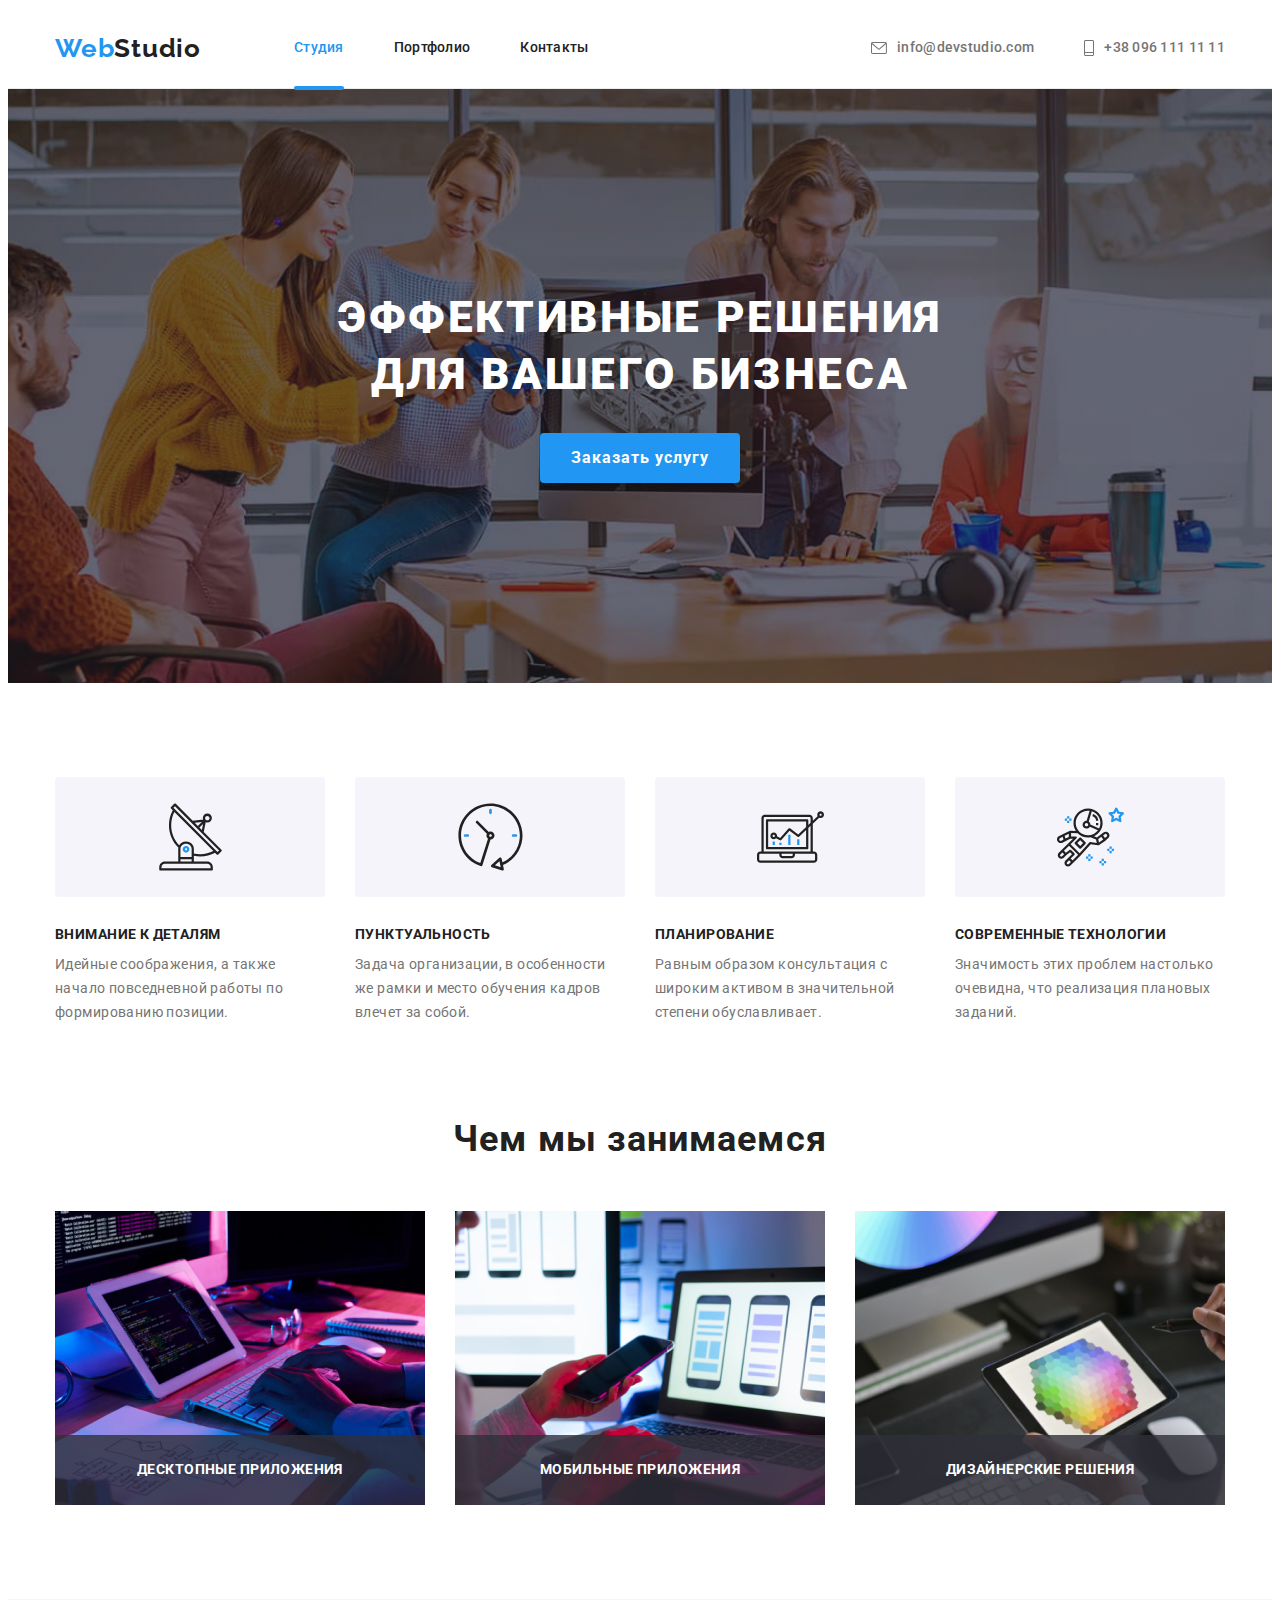
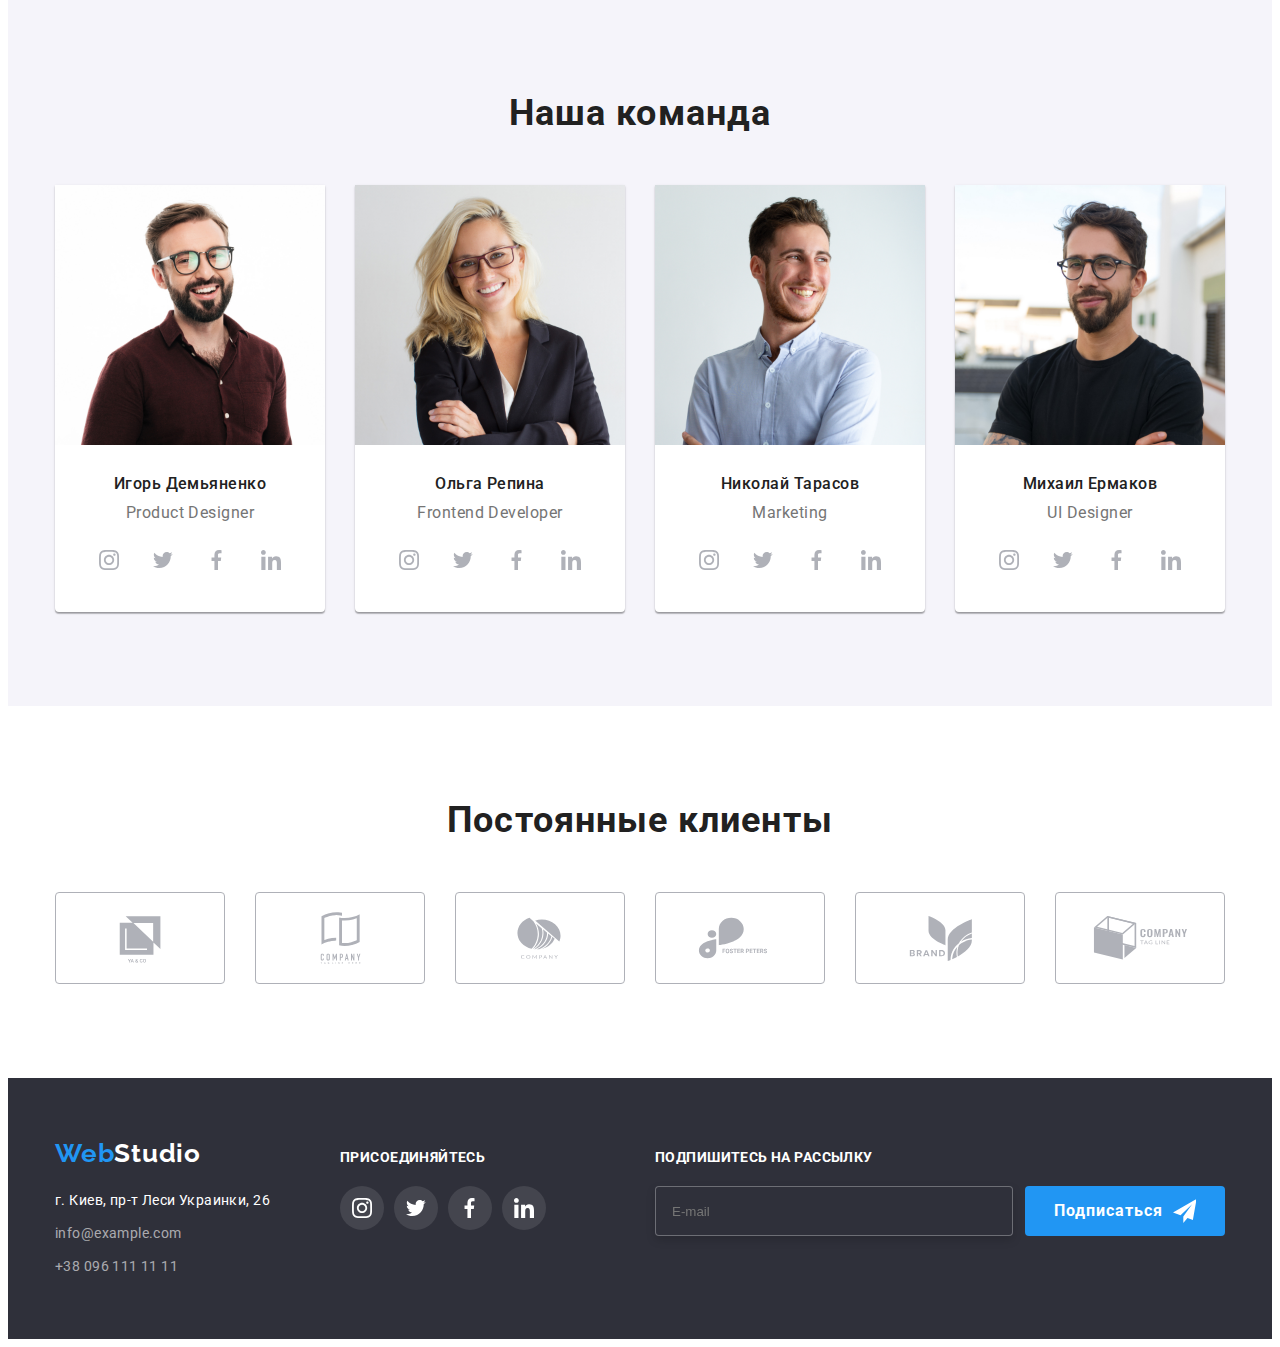
<file: index.html>
<!DOCTYPE html>
<html lang="ru">
  <head>
    <meta charset="UTF-8" />
    <meta http-equiv="X-UA-Compatible" content="IE=edge" />
    <meta name="viewport" content="width=device-width, initial-scale=1.0" />
    <title>Document</title>
    <link
      href="https://fonts.googleapis.com/css2?family=Raleway:wght@700&family=Roboto:wght@400;500;700;900&display=swap"
      rel="stylesheet"
    />
    <link
      rel="stylesheet"
      href="https://cdnjs.cloudflare.com/ajax/libs/modern-normalize/1.1.0/modern-normalize.min.css"
      integrity="sha512-wpPYUAdjBVSE4KJnH1VR1HeZfpl1ub8YT/NKx4PuQ5NmX2tKuGu6U/JRp5y+Y8XG2tV+wKQpNHVUX03MfMFn9Q=="
      crossorigin="anonymous"
      referrerpolicy="no-referrer"
    />
    <link rel="stylesheet" href="./css/styles.css" />
  </head>
  <body>
    <header class="header">
      <div class="container">
        <nav class="header-nav">
          <a class="header-logo link" href="index.html" lang="en"
            >Web<span class="logo-accent-hdr">Studio</span></a
          >
          <ul class="header-list list">
            <li class="header-item">
              <a href="./index.html" class="header-link link current">Студия</a>
            </li>
            <li class="header-item">
              <a href="./portfolio.html" class="header-link link">Портфолио</a>
            </li>
            <li class="header-item">
              <a href="#contacts" class="header-link link">Контакты</a>
            </li>
          </ul>
        </nav>

        <ul class="contacts list">
          <li class="ci">
            <a class="contacts-link link" href="mailto:info@devstudio.com">
              <svg class="contacts-link-icon" width="16" height="12">
                <use href="./images/symbol-defs.svg#icon-envelope"></use>
              </svg>
              info@devstudio.com
            </a>
          </li>
          <li class="ci">
            <a class="contacts-link link" href="tel:+380961111111">
              <svg class="contacts-link-icon" width="10" height="16">
                <use href="./images/symbol-defs.svg#icon-tel"></use>
              </svg>
              +38 096 111 11 11
            </a>
          </li>
        </ul>
      </div>
    </header>

    <main>
      <section class="hero">
        <div class="container">
          <h1 class="hero-text">Эффективные решения для вашего бизнеса</h1>
          <button data-modal-open class="hero-button pointer" type="button">
            <span class="hero-button-text">Заказать услугу</span>
          </button>
        </div>
      </section>

      <div class="backdrop is-hidden" data-modal>
        <div class="modal">
          <button type="button" class="modal-button" data-modal-close>
            <svg class="modal-button-icon" width="11" height="11">
              <use href="./images/symbol-defs.svg#icon-modalbtn"></use>
            </svg>
          </button>
          <!-- <div class="modal-box"> -->
          <p class="modal-title">Оставьте свои данные, мы вам перезвоним</p>
          <form class="modal-form">
            <div class="modal-item">
              <label for="name" class="modal-label" autofocus>Имя</label>
              <div class="input-wrap">
                <input
                  type="text"
                  class="modal-input"
                  name="user-name"
                  id="name"
                />
                <svg class="modal-icon" width="12" height="12">
                  <use href="./images/symbol-defs.svg#icon-person"></use>
                </svg>
              </div>
            </div>
            <div class="modal-item">
              <label for="tel" class="modal-label">Телефон</label>
              <div class="input-wrap">
                <input type="tel" class="modal-input" name="tel" id="tel" />
                <svg class="modal-icon" width="13" height="13">
                  <use href="./images/symbol-defs.svg#icon-phone"></use>
                </svg>
              </div>
            </div>
            <div class="modal-item">
              <label for="mail" class="modal-label">Почта</label>
              <div class="input-wrap">
                <input
                  type="email"
                  class="modal-input"
                  name="user-email"
                  id="mail"
                />
                <svg class="modal-icon" width="15" height="12">
                  <use href="./images/symbol-defs.svg#icon-email"></use>
                </svg>
              </div>
            </div>
            <div class="modal-field">
              <label for="user-text" class="modal-label">Ваш комментарий</label>
              <textarea
                name="user-text"
                id="user-text"
                class="modal-text"
                placeholder="Введите текст"
              ></textarea>
            </div>

            <label class="checkbox-text" for="policy">
              <input class="input-check" type="checkbox" id="policy" />
              <span class="icon-check"></span>
              Соглашаюсь с рассылкой и принимаю
              <a class="checkbox-link" href=""> Условия договора </a></label
            >
            <button class="main-modal-btn" type="submit">Отправить</button>
          </form>
        </div>
      </div>

      <section class="section competences">
        <div class="container">
          <ul class="competences-list list">
            <li class="comp-it">
              <div class="frame">
                <svg class="competences-icon" width="70" height="70">
                  <use href="./images/symbol-defs.svg#icon-antenna"></use>
                </svg>
              </div>
              <h2 class="top-text">Внимание к деталям</h2>
              <p class="bottom-text">
                Идейные соображения, а также начало повседневной работы по
                формированию позиции.
              </p>
            </li>
            <li class="comp-it">
              <div class="frame">
                <svg class="competences-icon" width="70" height="70">
                  <use href="./images/symbol-defs.svg#icon-clock"></use>
                </svg>
              </div>
              <h2 class="top-text">Пунктуальность</h2>
              <p class="bottom-text">
                Задача организации, в особенности же рамки и место обучения
                кадров влечет за собой.
              </p>
            </li>
            <li class="comp-it">
              <div class="frame">
                <svg class="competences-icon" width="70" height="70">
                  <use href="./images/symbol-defs.svg#icon-diagram"></use>
                </svg>
              </div>
              <h2 class="top-text">Планирование</h2>
              <p class="bottom-text">
                Равным образом консультация с широким активом в значительной
                степени обуславливает.
              </p>
            </li>
            <li class="comp-it">
              <div class="frame">
                <svg class="competences-icon" width="70" height="70">
                  <use href="./images/symbol-defs.svg#icon-astronaut"></use>
                </svg>
              </div>
              <h2 class="top-text">Современные технологии</h2>
              <p class="bottom-text">
                Значимость этих проблем настолько очевидна, что реализация
                плановых заданий.
              </p>
            </li>
          </ul>
        </div>
      </section>

      <section class="section zero work">
        <div class="container">
          <h2 class="work-title">Чем мы занимаемся</h2>
          <ul class="work-img list">
            <li class="wi">
              <img
                src="./images/img1.jpg"
                alt="Набирает на клавиатуре"
                width="370"
                height="294"
              />
              <p class="label">Десктопные приложения</p>
            </li>
            <li class="wi">
              <img
                src="./images/img2.jpg"
                alt="Держит смартфон"
                width="370"
                height="294"
              />
              <p class="label">Мобильные приложения</p>
            </li>
            <li class="wi">
              <img
                src="./images/img3.jpg"
                alt="Держит планшет"
                width="370"
                height="294"
              />
              <p class="label">Дизайнерские решения</p>
            </li>
          </ul>
        </div>
      </section>

      <section class="section bg crew">
        <div class="container">
          <h2 class="crew-title">Наша команда</h2>
          <ul class="crew-list list">
            <li class="crew-item">
              <img
                src="./images/img4.jpg"
                alt="фото Игоря Демьяненко"
                width="270"
                height="260"
              />
              <div class="img-atributes-hdr">
                <h3 class="crew-names">Игорь Демьяненко</h3>
                <p lang="en" class="crew-profession">Product Designer</p>
                <ul class="work-soc-list list">
                  <li class="work-soc-item">
                    <a href="" class="work-soc-link link">
                      <svg class="work-soc-icon" width="20" height="20">
                        <use
                          href="./images/symbol-defs.svg#icon-instagram"
                        ></use>
                      </svg>
                    </a>
                  </li>
                  <li class="work-soc-item">
                    <a href="" class="work-soc-link link">
                      <svg class="work-soc-icon" width="20" height="20">
                        <use href="./images/symbol-defs.svg#icon-twitter"></use>
                      </svg>
                    </a>
                  </li>
                  <li class="work-soc-item">
                    <a href="" class="work-soc-link link">
                      <svg class="work-soc-icon" width="20" height="20">
                        <use
                          href="./images/symbol-defs.svg#icon-facebook"
                        ></use>
                      </svg>
                    </a>
                  </li>
                  <li class="work-soc-item">
                    <a href="" class="work-soc-link link">
                      <svg class="work-soc-icon" width="20" height="20">
                        <use
                          href="./images/symbol-defs.svg#icon-linkedin"
                        ></use>
                      </svg>
                    </a>
                  </li>
                </ul>
              </div>
            </li>
            <li class="crew-item">
              <img
                src="./images/img5.jpg"
                alt="фото Ольги Репиной"
                width="270"
                height="260"
              />
              <div class="img-atributes-hdr">
                <h3 class="crew-names">Ольга Репина</h3>
                <p lang="en" class="crew-profession">Frontend Developer</p>
                <ul class="work-soc-list list">
                  <li class="work-soc-item">
                    <a href="" class="work-soc-link link">
                      <svg class="work-soc-icon" width="20" height="20">
                        <use
                          href="./images/symbol-defs.svg#icon-instagram"
                        ></use>
                      </svg>
                    </a>
                  </li>
                  <li class="work-soc-item">
                    <a href="" class="work-soc-link link">
                      <svg class="work-soc-icon" width="20" height="20">
                        <use href="./images/symbol-defs.svg#icon-twitter"></use>
                      </svg>
                    </a>
                  </li>
                  <li class="work-soc-item">
                    <a href="" class="work-soc-link link">
                      <svg class="work-soc-icon" width="20" height="20">
                        <use
                          href="./images/symbol-defs.svg#icon-facebook"
                        ></use>
                      </svg>
                    </a>
                  </li>
                  <li class="work-soc-item">
                    <a href="" class="work-soc-link link">
                      <svg class="work-soc-icon" width="20" height="20">
                        <use
                          href="./images/symbol-defs.svg#icon-linkedin"
                        ></use>
                      </svg>
                    </a>
                  </li>
                </ul>
              </div>
            </li>
            <li class="crew-item">
              <img
                src="./images/img6.jpg"
                alt="фото Николая Тарасова"
                width="270"
                height="260"
              />
              <div class="img-atributes-hdr">
                <h3 class="crew-names">Николай Тарасов</h3>
                <p lang="en" class="crew-profession">Marketing</p>
                <ul class="work-soc-list list">
                  <li class="work-soc-item">
                    <a href="" class="work-soc-link link">
                      <svg class="work-soc-icon" width="20" height="20">
                        <use
                          href="./images/symbol-defs.svg#icon-instagram"
                        ></use>
                      </svg>
                    </a>
                  </li>
                  <li class="work-soc-item">
                    <a href="" class="work-soc-link link">
                      <svg class="work-soc-icon" width="20" height="20">
                        <use href="./images/symbol-defs.svg#icon-twitter"></use>
                      </svg>
                    </a>
                  </li>
                  <li class="work-soc-item">
                    <a href="" class="work-soc-link link">
                      <svg class="work-soc-icon" width="20" height="20">
                        <use
                          href="./images/symbol-defs.svg#icon-facebook"
                        ></use>
                      </svg>
                    </a>
                  </li>
                  <li class="work-soc-item">
                    <a href="" class="work-soc-link link">
                      <svg class="work-soc-icon" width="20" height="20">
                        <use
                          href="./images/symbol-defs.svg#icon-linkedin"
                        ></use>
                      </svg>
                    </a>
                  </li>
                </ul>
              </div>
            </li>
            <li class="crew-item">
              <img
                src="./images/img7.jpg"
                alt="фото Михаила Ермакова"
                width="270"
                height="260"
              />
              <div class="img-atributes-hdr">
                <h3 class="crew-names">Михаил Ермаков</h3>
                <p lang="en" class="crew-profession">UI Designer</p>
                <ul class="work-soc-list list">
                  <li class="work-soc-item">
                    <a href="" class="work-soc-link link">
                      <svg class="work-soc-icon" width="20" height="20">
                        <use
                          href="./images/symbol-defs.svg#icon-instagram"
                        ></use>
                      </svg>
                    </a>
                  </li>
                  <li class="work-soc-item">
                    <a href="" class="work-soc-link link">
                      <svg class="work-soc-icon" width="20" height="20">
                        <use href="./images/symbol-defs.svg#icon-twitter"></use>
                      </svg>
                    </a>
                  </li>
                  <li class="work-soc-item">
                    <a href="" class="work-soc-link link">
                      <svg class="work-soc-icon" width="20" height="20">
                        <use
                          href="./images/symbol-defs.svg#icon-facebook"
                        ></use>
                      </svg>
                    </a>
                  </li>
                  <li class="work-soc-item">
                    <a href="" class="work-soc-link link">
                      <svg class="work-soc-icon" width="20" height="20">
                        <use
                          href="./images/symbol-defs.svg#icon-linkedin"
                        ></use>
                      </svg>
                    </a>
                  </li>
                </ul>
              </div>
            </li>
          </ul>
        </div>
      </section>

      <section class="section partners">
        <div class="container">
          <h2 class="partners-title">Постоянные клиенты</h2>
          <ul class="partners-list list">
            <li class="partners-item">
              <a href="" class="partners-link link">
                <svg class="partners-icon" width="106" height="60">
                  <use href="./images/symbol-defs.svg#icon-Logo1"></use>
                </svg>
              </a>
            </li>
            <li class="partners-item">
              <a href="" class="partners-link link">
                <svg class="partners-icon" width="106" height="60">
                  <use href="./images/symbol-defs.svg#icon-Logo2"></use>
                </svg>
              </a>
            </li>
            <li class="partners-item">
              <a href="" class="partners-link link">
                <svg class="partners-icon" width="106" height="60">
                  <use href="./images/symbol-defs.svg#icon-Logo3"></use>
                </svg>
              </a>
            </li>
            <li class="partners-item">
              <a href="" class="partners-link link">
                <svg class="partners-icon" width="106" height="60">
                  <use href="./images/symbol-defs.svg#icon-Logo4"></use>
                </svg>
              </a>
            </li>
            <li class="partners-item">
              <a href="" class="partners-link link">
                <svg class="partners-icon" width="106" height="60">
                  <use href="./images/symbol-defs.svg#icon-Logo5"></use>
                </svg>
              </a>
            </li>
            <li class="partners-item">
              <a href="" class="partners-link link">
                <svg class="partners-icon" width="106" height="60">
                  <use href="./images/symbol-defs.svg#icon-Logo6"></use>
                </svg>
              </a>
            </li>
          </ul>
        </div>
      </section>
    </main>

    <footer class="footer">
      <div class="container">
        <section class="footer-main footer-item">
          <a class="footer-logo link" href="index.html" lang="en"
            >Web<span class="logo-accent">Studio</span></a
          >
          <address>
            <ul class="list">
              <li class="footer-info">
                <a
                  class="map-link link"
                  href="https://bit.ly/3pXMvUd"
                  target="_blank"
                  rel="noopener noreferrer"
                  >г. Киев, пр-т Леси Украинки, 26</a
                >
              </li>
              <li class="footer-info">
                <a class="footer-contacts link" href="mailto:info@devstudio.com"
                  >info@example.com</a
                >
              </li>
              <li>
                <a class="footer-contacts link" href="tel:+380961111111"
                  >+38 096 111 11 11</a
                >
              </li>
            </ul>
          </address>
        </section>
        <div class="footer-soc">
          <p class="soc-title">ПРИСОЕДИНЯЙТЕСЬ</p>
          <ul class="footer-soc-list list">
            <li class="footer-soc-item">
              <a href="" class="footer-soc-link link">
                <svg class="footer-soc-icon" width="20" height="20">
                  <use href="./images/symbol-defs.svg#icon-instagram"></use>
                </svg>
              </a>
            </li>
            <li class="footer-soc-item">
              <a href="" class="footer-soc-link link">
                <svg class="footer-soc-icon" width="20" height="20">
                  <use href="./images/symbol-defs.svg#icon-twitter"></use>
                </svg>
              </a>
            </li>
            <li class="footer-soc-item">
              <a href="" class="footer-soc-link link">
                <svg class="footer-soc-icon" width="20" height="20">
                  <use href="./images/symbol-defs.svg#icon-facebook"></use>
                </svg>
              </a>
            </li>
            <li class="footer-soc-item">
              <a href="" class="footer-soc-link link">
                <svg class="footer-soc-icon" width="20" height="20">
                  <use href="./images/symbol-defs.svg#icon-linkedin"></use>
                </svg>
              </a>
            </li>
          </ul>
        </div>
        <div class="foter-form">
          <p class="form-title">ПОДПИШИТЕСЬ НА РАССЫЛКУ</p>
          <form class="form-input">
            <input type="email" class="form-email" placeholder="E-mail" />
            <button type="submit" class="form-btn">Подписаться</button>
          </form>
        </div>
      </div>
    </footer>

    <script src="./js/modal.js"></script>
  </body>
</html>
</file>
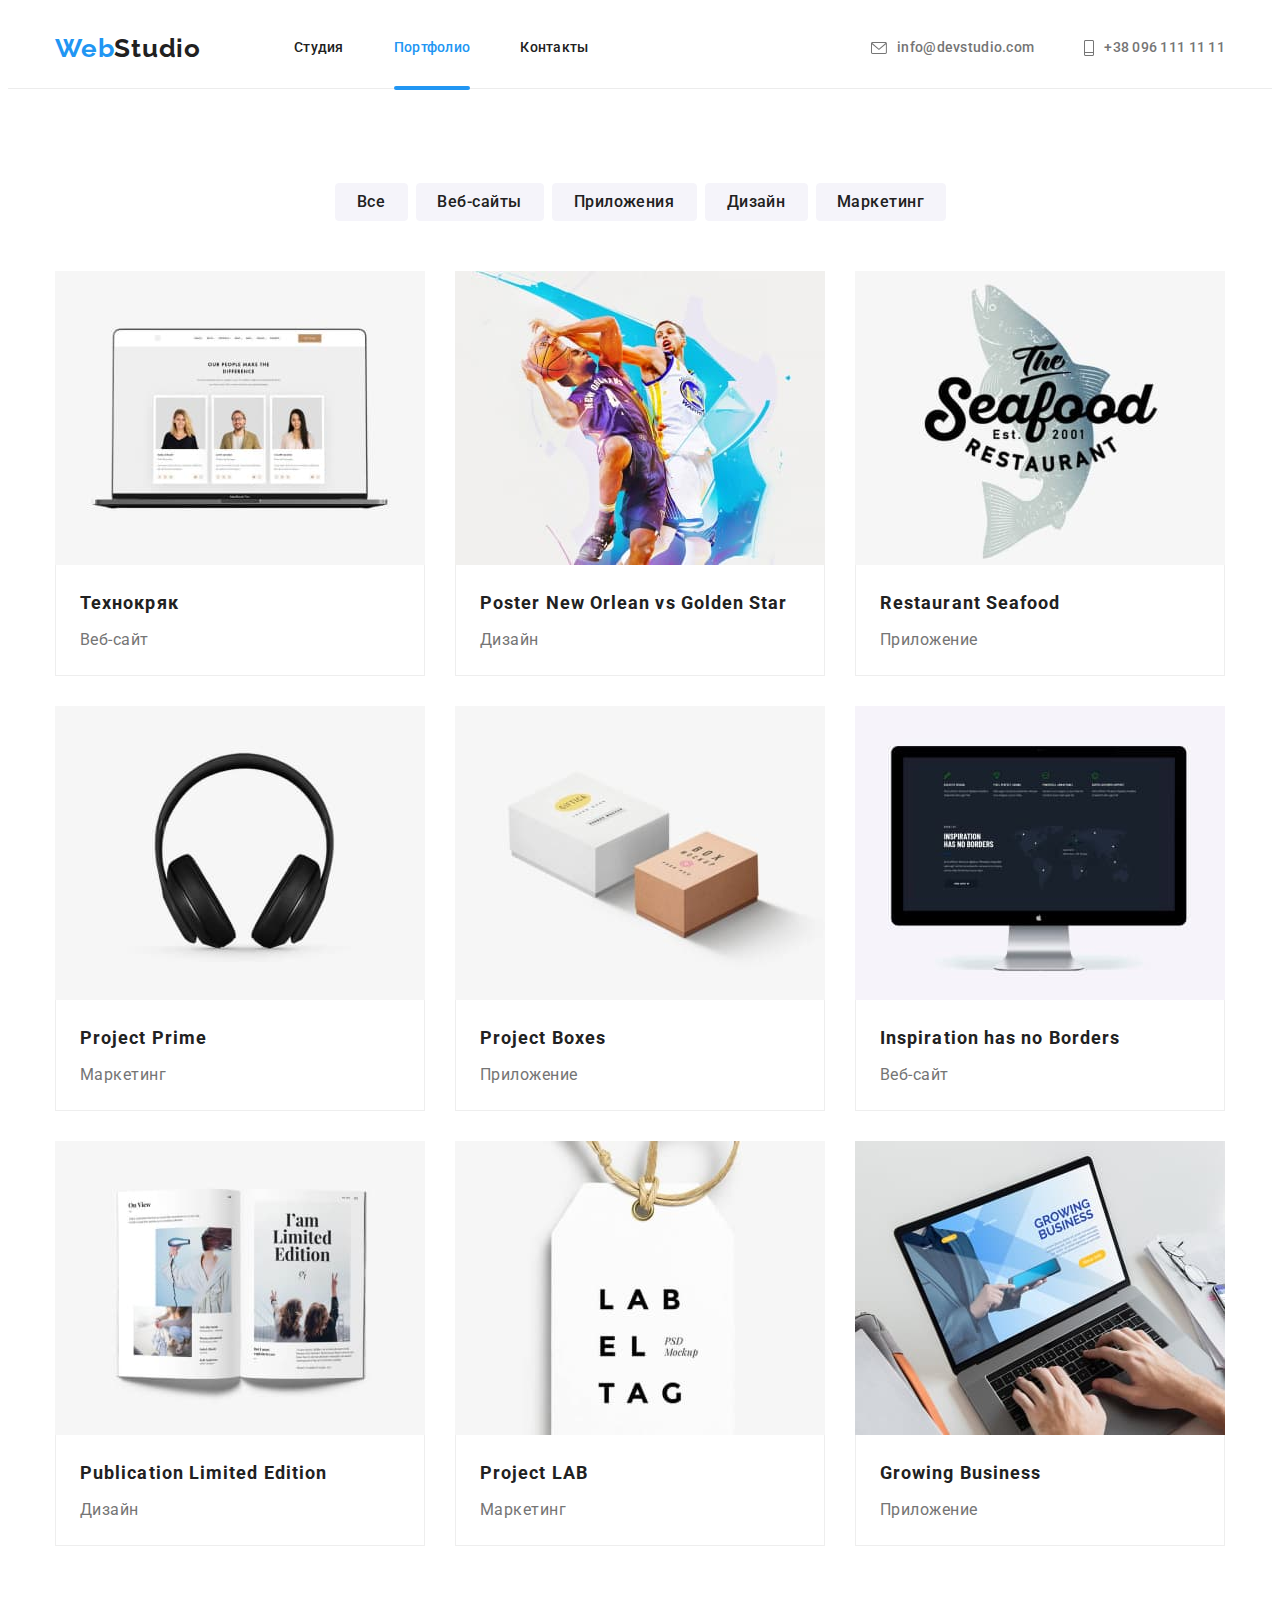
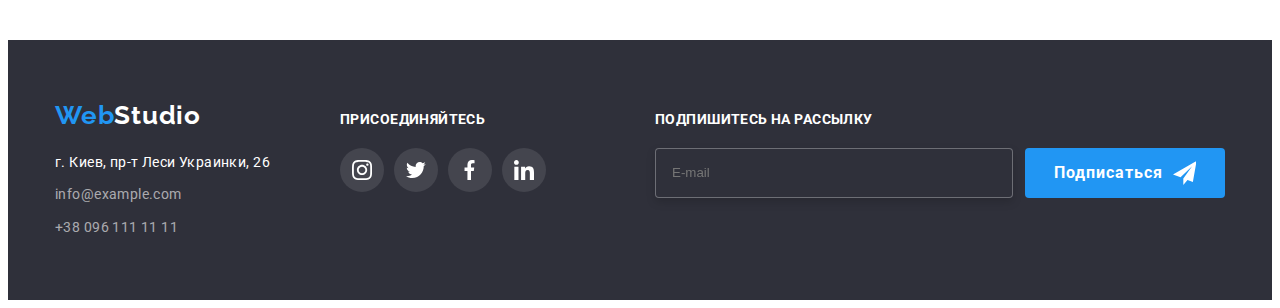
<file: portfolio.html>
<!DOCTYPE html>
<html lang="ru">
  <head>
    <meta charset="UTF-8" />
    <meta http-equiv="X-UA-Compatible" content="IE=edge" />
    <meta name="viewport" content="width=device-width, initial-scale=1.0" />
    <title>Document</title>
    <link
      href="https://fonts.googleapis.com/css2?family=Raleway:wght@700&family=Roboto:wght@400;500;700;900&display=swap"
      rel="stylesheet"
    />
    <link
      rel="stylesheet"
      href="https://cdnjs.cloudflare.com/ajax/libs/modern-normalize/1.1.0/modern-normalize.min.css"
      integrity="sha512-wpPYUAdjBVSE4KJnH1VR1HeZfpl1ub8YT/NKx4PuQ5NmX2tKuGu6U/JRp5y+Y8XG2tV+wKQpNHVUX03MfMFn9Q=="
      crossorigin="anonymous"
      referrerpolicy="no-referrer"
    />
    <link rel="stylesheet" href="./css/styles.css" />
  </head>
  <body>
    <header class="header">
      <div class="container">
        <nav class="header-nav">
          <a class="header-logo link" href="index.html" lang="en"
            >Web<span class="logo-accent-hdr">Studio</span></a
          >
          <ul class="header-list list">
            <li class="header-item">
              <a href="./index.html" class="header-link link">Студия</a>
            </li>
            <li class="header-item">
              <a href="./portfolio.html" class="header-link link current"
                >Портфолио</a
              >
            </li>
            <li class="header-item">
              <a href="#contacts" class="header-link link">Контакты</a>
            </li>
          </ul>
        </nav>

        <ul class="contacts list">
          <li class="ci">
            <a class="contacts-link link" href="mailto:info@devstudio.com">
              <svg class="contacts-link-icon" width="16" height="12">
                <use href="./images/symbol-defs.svg#icon-envelope"></use>
              </svg>
              info@devstudio.com
            </a>
          </li>
          <li class="ci">
            <a class="contacts-link link" href="tel:+380961111111">
              <svg class="contacts-link-icon" width="10" height="16">
                <use href="./images/symbol-defs.svg#icon-tel"></use>
              </svg>
              +38 096 111 11 11
            </a>
          </li>
        </ul>
      </div>
    </header>

    <main>
      <section class="section">
        <div class="container">
          <h1 class="button-list">Список кнопок</h1>
          <ul class="list random">
            <li class="ri">
              <button class="button-one pointer" type="button">
                <span class="button-txt">Все</span>
              </button>
            </li>
            <li class="ri">
              <button class="button-two pointer" type="button">
                <span class="button-txt">Веб-сайты</span>
              </button>
            </li>
            <li class="ri">
              <button class="button-three pointer" type="button">
                <span class="button-txt">Приложения</span>
              </button>
            </li>
            <li class="ri">
              <button class="button-four pointer" type="button">
                <span class="button-txt">Дизайн</span>
              </button>
            </li>
            <li class="ri">
              <button class="button-five pointer" type="button">
                <span class="button-txt">Маркетинг</span>
              </button>
            </li>
          </ul>

          <ul class="projects-list list">
            <li class="portfolio-item link">
              <a class="card link" href="">
                <div class="card-item">
                  <img
                    src="./images/img8.jpg"
                    alt="фото технокряк"
                    width="370"
                    height="294"
                  />
                  <div class="card-layer">
                    <p class="card-layer-text">
                      Ресурс предлагает комплексные предложения с разным уровнем
                      функционала и сервисов. Все это позволит посетителю
                      получить исчерпывающие сведения о компании или частном
                      лице.
                    </p>
                  </div>
                </div>
                <div class="img-atributes-port">
                  <h2 class="project-name">Технокряк</h2>
                  <p class="project-sphere">Веб-сайт</p>
                </div>
              </a>
            </li>
            <li class="portfolio-item link">
              <a href="" class="card link">
                <div class="card-item">
                  <img
                    src="./images/img9.jpg"
                    alt="фото постер басткетболисты"
                    width="370"
                    height="294"
                  />
                  <div class="card-layer">
                    <p class="card-layer-text">
                      Ресурс предлагает комплексные предложения с разным уровнем
                      функционала и сервисов. Все это позволит посетителю
                      получить исчерпывающие сведения о компании или частном
                      лице.
                    </p>
                  </div>
                </div>
                <div class="img-atributes-port">
                  <h2 lang="en" class="project-name">
                    Poster New Orlean vs Golden Star
                  </h2>
                  <p class="project-sphere">Дизайн</p>
                </div>
              </a>
            </li>
            <li class="portfolio-item link">
              <a href="" class="card link">
                <div class="card-item">
                  <div class="card-item"></div>
                  <img
                    src="./images/img10.jpg"
                    alt="фото морской ресторан"
                    width="370"
                    height="294"
                  />
                  <div class="card-layer">
                    <p class="card-layer-text">
                      Ресурс предлагает комплексные предложения с разным уровнем
                      функционала и сервисов. Все это позволит посетителю
                      получить исчерпывающие сведения о компании или частном
                      лице.
                    </p>
                  </div>
                </div>
                <div class="img-atributes-port">
                  <h2 lang="en" class="project-name">Restaurant Seafood</h2>
                  <p class="project-sphere">Приложение</p>
                </div>
              </a>
            </li>
            <li class="portfolio-item link">
              <a href="" class="card link">
                <div class="card-item">
                  <img
                    src="./images/img11.jpg"
                    alt="фото проект прайм"
                    width="370"
                    height="294"
                  />
                  <div class="card-layer">
                    <p class="card-layer-text">
                      Ресурс предлагает комплексные предложения с разным уровнем
                      функционала и сервисов. Все это позволит посетителю
                      получить исчерпывающие сведения о компании или частном
                      лице.
                    </p>
                  </div>
                </div>
                <div class="img-atributes-port">
                  <h2 lang="en" class="project-name">Project Prime</h2>
                  <p class="project-sphere">Маркетинг</p>
                </div>
              </a>
            </li>
            <li class="portfolio-item link">
              <a href="" class="card link">
                <div class="card-item">
                  <img
                    src="./images/img12.jpg"
                    alt="фото проект коробки"
                    width="370"
                    height="294"
                  />
                  <div class="card-layer">
                    <p class="card-layer-text">
                      Ресурс предлагает комплексные предложения с разным уровнем
                      функционала и сервисов. Все это позволит посетителю
                      получить исчерпывающие сведения о компании или частном
                      лице.
                    </p>
                  </div>
                </div>
                <div class="img-atributes-port">
                  <h2 lang="en" class="project-name">Project Boxes</h2>
                  <p class="project-sphere">Приложение</p>
                </div>
              </a>
            </li>
            <li class="portfolio-item link">
              <a href="" class="card link">
                <div class="card-item">
                  <img
                    src="./images/img13.jpg"
                    alt="фото монитор"
                    width="370"
                    height="294"
                  />
                  <div class="card-layer">
                    <p class="card-layer-text">
                      Ресурс предлагает комплексные предложения с разным уровнем
                      функционала и сервисов. Все это позволит посетителю
                      получить исчерпывающие сведения о компании или частном
                      лице.
                    </p>
                  </div>
                </div>
                <div class="img-atributes-port">
                  <h2 lang="en" class="project-name">
                    Inspiration has no Borders
                  </h2>
                  <p class="project-sphere">Веб-сайт</p>
                </div>
              </a>
            </li>
            <li class="portfolio-item link">
              <a href="" class="card link">
                <div class="card-item">
                  <img
                    src="./images/img14.jpg"
                    alt="фото ограниченное издание"
                    width="370"
                    height="294"
                  />
                  <div class="card-layer">
                    <p class="card-layer-text">
                      Ресурс предлагает комплексные предложения с разным уровнем
                      функционала и сервисов. Все это позволит посетителю
                      получить исчерпывающие сведения о компании или частном
                      лице.
                    </p>
                  </div>
                </div>
                <div class="img-atributes-port">
                  <h2 lang="en" class="project-name">
                    Publication Limited Edition
                  </h2>
                  <p class="project-sphere">Дизайн</p>
                </div>
              </a>
            </li>
            <li class="portfolio-item link">
              <a href="" class="card link">
                <div class="card-item">
                  <img
                    src="./images/img15.jpg"
                    alt="фото проект лаб"
                    width="370"
                    height="294"
                  />
                  <div class="card-layer">
                    <p class="card-layer-text">
                      Ресурс предлагает комплексные предложения с разным уровнем
                      функционала и сервисов. Все это позволит посетителю
                      получить исчерпывающие сведения о компании или частном
                      лице.
                    </p>
                  </div>
                </div>
                <div class="img-atributes-port">
                  <h2 lang="en" class="project-name">Project LAB</h2>
                  <p class="project-sphere">Маркетинг</p>
                </div>
              </a>
            </li>
            <li class="portfolio-item link">
              <a href="" class="card link">
                <div class="card-item">
                  <img
                    src="./images/img16.jpg"
                    alt="фото ростущий бизнес"
                    width="370"
                    height="294"
                  />
                  <div class="card-layer">
                    <p class="card-layer-text">
                      Ресурс предлагает комплексные предложения с разным уровнем
                      функционала и сервисов. Все это позволит посетителю
                      получить исчерпывающие сведения о компании или частном
                      лице.
                    </p>
                  </div>
                </div>
                <div class="img-atributes-port">
                  <h2 lang="en" class="project-name">Growing Business</h2>
                  <p class="project-sphere">Приложение</p>
                </div>
              </a>
            </li>
          </ul>
        </div>
      </section>
    </main>

    <footer class="footer">
      <div class="container">
        <section class="footer-main footer-item">
          <a class="footer-logo link" href="index.html" lang="en"
            >Web<span class="logo-accent">Studio</span></a
          >
          <address>
            <ul class="list">
              <li class="footer-info">
                <a
                  class="map-link link"
                  href="https://bit.ly/3pXMvUd"
                  target="_blank"
                  rel="noopener noreferrer"
                  >г. Киев, пр-т Леси Украинки, 26</a
                >
              </li>
              <li class="footer-info">
                <a class="footer-contacts link" href="mailto:info@devstudio.com"
                  >info@example.com</a
                >
              </li>
              <li>
                <a class="footer-contacts link" href="tel:+380961111111"
                  >+38 096 111 11 11</a
                >
              </li>
            </ul>
          </address>
        </section>
        <div class="footer-soc">
          <p class="soc-title">ПРИСОЕДИНЯЙТЕСЬ</p>
          <ul class="footer-soc-list list">
            <li class="footer-soc-item">
              <a href="" class="footer-soc-link link">
                <svg class="footer-soc-icon" width="20" height="20">
                  <use href="./images/symbol-defs.svg#icon-instagram"></use>
                </svg>
              </a>
            </li>
            <li class="footer-soc-item">
              <a href="" class="footer-soc-link link">
                <svg class="footer-soc-icon" width="20" height="20">
                  <use href="./images/symbol-defs.svg#icon-twitter"></use>
                </svg>
              </a>
            </li>
            <li class="footer-soc-item">
              <a href="" class="footer-soc-link link">
                <svg class="footer-soc-icon" width="20" height="20">
                  <use href="./images/symbol-defs.svg#icon-facebook"></use>
                </svg>
              </a>
            </li>
            <li class="footer-soc-item">
              <a href="" class="footer-soc-link link">
                <svg class="footer-soc-icon" width="20" height="20">
                  <use href="./images/symbol-defs.svg#icon-linkedin"></use>
                </svg>
              </a>
            </li>
          </ul>
        </div>
        <div class="foter-form">
          <p class="form-title">ПОДПИШИТЕСЬ НА РАССЫЛКУ</p>
          <form class="form-input">
            <input type="email" class="form-email" placeholder="E-mail" />
            <button type="submit" class="form-btn">Подписаться</button>
          </form>
        </div>
      </div>
    </footer>
  </body>
</html>
</file>
<file: css/styles.css>
:root {
  --h-color: #212121;
  --p-color: #757575;
  --accent-color: #2196f3;
  --button-background-color: #f5f4fa;
  --button-color: #212121;
  --button-hoover-portfolio-color: #f5f4fa;
  --white-accent: #ffffff;
  --another-black: #2f303a;
  --main-bgc: #e5e5e5;
}

p,
h1,
h2,
h3,
h4,
h5,
h6 {
  margin: 0;
}

ul,
ol {
  margin: 0;
  padding-left: 0;
}

*,
*::before,
*::after {
  box-sizing: border-box;
}

.container {
  width: 1200px;
  margin: 0 auto;
  padding-left: 15px;
  padding-right: 15px;
}

body {
  background-color: var(--white-accent);
  color: var(--h-color);
  font-family: "Roboto", sans-serif;
  font-size: 14px;
  letter-spacing: 0.03em;
}

.pointer {
  cursor: pointer;
}

img {
  display: block;
}

.list {
  list-style: none;
}

.link {
  text-decoration: none;
}

/* ---------------------------Header index/portfolio-------------------------- */

.header {
  border-bottom: 1px solid #ececec;
}

.header .container {
  background-color: var(--white-accent);
  display: flex;
  align-items: center;
}

.header-nav {
  display: flex;
  align-items: center;
}

.header-logo {
  font-family: "Raleway", sans-serif;
  font-style: normal;
  font-weight: 700;
  font-size: 26px;
  line-height: 1.19;
  letter-spacing: 0.03em;
  color: var(--accent-color);
  margin-right: 93px;
}

.header-list {
  display: flex;
  align-items: center;
  justify-content: space-between;
}

.logo-accent-hdr {
  color: var(--h-color);
}

.header-link {
  position: relative;
  color: var(--h-color);
  font-weight: 500;
  line-height: 1.14;
  letter-spacing: 0.02em;
  padding: 32px 0;
  display: block;
  transition: color 250ms cubic-bezier(0.4, 0, 0.2, 1);
}

.current {
  color: var(--accent-color);
}

.header-link:hover,
.header-link:focus {
  color: var(--accent-color);
}

.contacts {
  display: flex;
  align-items: center;
  margin-left: auto;
}

.contacts-link {
  font-weight: 500;
  font-size: 14px;
  line-height: 1.14;
  letter-spacing: 0.02em;
  color: var(--p-color);
  display: flex;
  align-items: center;
  justify-content: center;
  padding: 32px 0;
  color: var(--p-color);
  transition: color 250ms cubic-bezier(0.4, 0, 0.2, 1);
}

.contacts-link-icon {
  margin-right: 10px;
  fill: currentColor;
}

.header-item:not(:last-child) {
  margin-right: 50px;
}

.ci:not(:last-child) {
  margin-right: 50px;
}

.contacts-link:hover,
.contacts-link:focus {
  color: var(--accent-color);
}

.contacts-link:hover .contacts-link-icon,
.contacts-link:focus .contacts-link-icon {
  color: var(--accent-color);
}

.current::after {
  content: "";
  position: absolute;
  display: block;
  width: 100%;
  height: 4px;
  border-radius: 2px;
  bottom: -2px;
  background-color: var(--accent-color);
}

/* ---------------------------Hero index-------------------------- */

.hero {
  background-color: var(--another-black);
  background-image: linear-gradient(
      to right,
      rgba(47, 48, 58, 0.4),
      rgba(47, 48, 58, 0.4)
    ),
    url(../images/hero-bg.jpg);
  max-width: 1600px;
  background-repeat: no-repeat;
  background-position: center;
  background-size: cover;
  padding-top: 200px;
  padding-bottom: 200px;
  margin: 0 auto;
}

.hero-text {
  font-weight: 900;
  font-size: 44px;
  line-height: 1.3;
  text-align: center;
  letter-spacing: 0.06em;
  text-transform: uppercase;
  color: var(--white-accent);
  margin-bottom: 30px;
  margin-left: 237px;
  margin-right: 237px;
}

.hero-button {
  font-family: inherit;
  min-width: 200px;
  height: 50px;
  color: var(--white-accent);
  background: var(--accent-color);
  box-shadow: 0px 4px 4px rgba(0, 0, 0, 0.15);
  border-radius: 4px;
  margin: 0 auto;
  border: none;
  display: block;
}

.hero-button-text {
  font-family: inherit;
  font-weight: 700;
  font-size: 16px;
  line-height: 1.87;
  text-align: center;
  letter-spacing: 0.06em;
  color: var(--white-accent);
}

/* ---------------------------Hero portfolio-------------------------- */

.button-list {
  display: none;
}

.button-txt {
  font-family: inherit;
  font-weight: 500;
  font-size: 16px;
  line-height: 1.62;
  text-align: center;
  letter-spacing: 0.03em;
}

.random {
  display: flex;
  justify-content: center;
  margin-bottom: 50px;
}

.ri:not(:last-child) {
  margin-right: 8px;
}

.button-one {
  font-family: inherit;
  min-width: 73px;
  height: 38px;
  color: var(--button-color);
  background: var(--button-background-color);
  border: 1px solid var(--button-background-color);
  border-radius: 4px;
  transition: color 250ms cubic-bezier(0.4, 0, 0.2, 1),
    background-color 250ms cubic-bezier(0.4, 0, 0.2, 1),
    box-shadow 250ms cubic-bezier(0.4, 0, 0.2, 1);
}

.button-one:hover,
.button-one:focus {
  color: var(--button-hoover-portfolio-color);
  background-color: var(--accent-color);
  box-shadow: 0px 3px 1px rgba(0, 0, 0, 0.1), 0px 1px 2px rgba(0, 0, 0, 0.08),
    0px 2px 2px rgba(0, 0, 0, 0.12);
}

.button-two {
  font-family: inherit;
  min-width: 128px;
  height: 38px;
  color: var(--button-color);
  background: var(--button-background-color);
  border: 1px solid var(--button-background-color);
  border-radius: 4px;
  transition: color 250ms cubic-bezier(0.4, 0, 0.2, 1),
    background-color 250ms cubic-bezier(0.4, 0, 0.2, 1),
    box-shadow 250ms cubic-bezier(0.4, 0, 0.2, 1);
}

.button-two:hover,
.button-two:focus {
  color: var(--button-hoover-portfolio-color);
  background-color: var(--accent-color);
  box-shadow: 0px 3px 1px rgba(0, 0, 0, 0.1), 0px 1px 2px rgba(0, 0, 0, 0.08),
    0px 2px 2px rgba(0, 0, 0, 0.12);
}

.button-three {
  font-family: inherit;
  min-width: 145px;
  height: 38px;
  color: var(--button-color);
  background: var(--button-background-color);
  border: 1px solid var(--button-background-color);
  border-radius: 4px;
  transition: color 250ms cubic-bezier(0.4, 0, 0.2, 1),
    background-color 250ms cubic-bezier(0.4, 0, 0.2, 1),
    box-shadow 250ms cubic-bezier(0.4, 0, 0.2, 1);
}

.button-three:hover,
.button-three:focus {
  color: var(--button-hoover-portfolio-color);
  background-color: var(--accent-color);
  box-shadow: 0px 3px 1px rgba(0, 0, 0, 0.1), 0px 1px 2px rgba(0, 0, 0, 0.08),
    0px 2px 2px rgba(0, 0, 0, 0.12);
}

.button-four {
  font-family: inherit;
  min-width: 103px;
  height: 38px;
  color: var(--button-color);
  background: var(--button-background-color);
  border: 1px solid var(--button-background-color);
  border-radius: 4px;
  transition: color 250ms cubic-bezier(0.4, 0, 0.2, 1),
    background-color 250ms cubic-bezier(0.4, 0, 0.2, 1),
    box-shadow 250ms cubic-bezier(0.4, 0, 0.2, 1);
}

.button-four:hover,
.button-four:focus {
  color: var(--button-hoover-portfolio-color);
  background-color: var(--accent-color);
  box-shadow: 0px 3px 1px rgba(0, 0, 0, 0.1), 0px 1px 2px rgba(0, 0, 0, 0.08),
    0px 2px 2px rgba(0, 0, 0, 0.12);
}

.button-five {
  font-family: inherit;
  min-width: 130px;
  height: 38px;
  color: var(--button-color);
  background: var(--button-background-color);
  border: 1px solid var(--button-background-color);
  border-radius: 4px;
  transition: color 250ms cubic-bezier(0.4, 0, 0.2, 1),
    background-color 250ms cubic-bezier(0.4, 0, 0.2, 1),
    box-shadow 250ms cubic-bezier(0.4, 0, 0.2, 1);
}

.button-five:hover,
.button-five:focus {
  color: var(--button-hoover-portfolio-color);
  background-color: var(--accent-color);
  box-shadow: 0px 3px 1px rgba(0, 0, 0, 0.1), 0px 1px 2px rgba(0, 0, 0, 0.08),
    0px 2px 2px rgba(0, 0, 0, 0.12);
}

/* ---------------------------Projects portfolio-------------------------- */

.projects .container {
  background-color: var(--white-accent);
}

.projects-list {
  display: flex;
  flex-wrap: wrap;
  margin-left: -30px;
  margin-bottom: -30px;
}

.portfolio-item {
  flex-basis: calc(100% / 3 - 30px);
  margin-left: 30px;
  margin-bottom: 30px;
}

.img-atributes-port {
  padding-top: 20px;
  padding-bottom: 20px;
  padding-left: 24px;
  padding-right: 24px;
  border-left: 1px solid #eeeeee;
  border-right: 1px solid #eeeeee;
  border-bottom: 1px solid #eeeeee;
}

/* .portfolio-item:hover,
.portfolio-item:focus {
  box-shadow: 0px 1px 1px rgba(0, 0, 0, 0.12), 0px 4px 4px rgba(0, 0, 0, 0.06),
    1px 4px 6px rgba(0, 0, 0, 0.16);
  cursor: pointer;
} */

.card {
  display: block;
  transition: box-shadow 250ms cubic-bezier(0.4, 0, 0.2, 1);
}

.card:hover,
.card:focus {
  box-shadow: 0px 1px 1px rgba(0, 0, 0, 0.12), 0px 4px 4px rgba(0, 0, 0, 0.06),
    1px 4px 6px rgba(0, 0, 0, 0.16);
  cursor: pointer;
}

.card-item {
  position: relative;
  overflow: hidden;
}

.card-layer {
  position: absolute;
  /* content: ""; */
  width: 100%;
  height: 100%;
  top: 0;
  left: 0;
  background-color: rgba(33, 150, 243, 0.9);
  transform: translateY(101%);
  transition: transform 250ms cubic-bezier(0.4, 0, 0.2, 1);
}

.card-layer-text {
  padding: 63px 24px;
  font-size: 18px;
  line-height: 1.55;
  color: var(--white-accent);
}

.portfolio-item:hover .card-layer {
  transform: translateY(0);
}

.project-name {
  font-weight: 700;
  font-size: 18px;
  line-height: 2;
  letter-spacing: 0.06em;
  color: var(--h-color);
  margin-bottom: 4px;
}

.project-sphere {
  font-size: 16px;
  line-height: 1.87;
  letter-spacing: 0.03em;
  color: var(--p-color);
}

/* ---------------------------Competences html-------------------------- */

.section {
  padding-top: 94px;
  padding-bottom: 94px;
}

.competences-list {
  display: flex;
}

.comp-it:not(:last-child) {
  margin-right: 30px;
  max-width: 270px;
}

.frame {
  display: flex;
  width: 270px;
  height: 120px;
  align-items: center;
  justify-content: center;
  flex-direction: column;
  margin-bottom: 30px;
  border-radius: 4px;
  background-color: var(--button-background-color);
}

.competences-icon {
  width: 67px;
  height: 70px;
}

.top-text {
  font-weight: 700;
  font-size: 14px;
  line-height: 1.14;
  letter-spacing: 0.03em;
  text-transform: uppercase;
  color: var(--h-color);
  margin-bottom: 10px;
}

.bottom-text {
  line-height: 1.71;
  letter-spacing: 0.03em;
  color: var(--p-color);
  width: 270px;
}

/* -----------------work html--------------------------- */

.zero {
  padding-top: 0;
}

.work-img {
  display: flex;
  width: calc((100% - 60px) / 3);
}

.wi {
  position: relative;
}

.wi > .label {
  position: absolute;
  top: 224px;
  bottom: 0;
  right: 0;
  left: 0;
  display: flex;
  align-items: center;
  justify-content: center;
  /* padding: 27px 82px; */
  background: rgba(47, 48, 58, 0.8);
  font-family: inherit;
  font-style: normal;
  font-weight: 700;
  font-size: 14px;
  line-height: 1.14;
  text-align: center;
  letter-spacing: 0.03em;
  text-transform: uppercase;
  color: #ffffff;
}

.wi:not(:last-child) {
  margin-right: 30px;
}

.work-title {
  font-weight: 700;
  font-size: 36px;
  line-height: 1.16;
  text-align: center;
  letter-spacing: 0.03em;
  color: var(--h-color);
  margin-bottom: 50px;
  padding-top: 0;
}

/* -----------------crew html--------------------------- */

.bg {
  background-color: var(--button-background-color);
}

.crew-list {
  display: flex;
  margin-left: -30px;
}

.crew-item {
  flex-basis: calc(100% / 4 - 30px);
  margin-left: 30px;
  background-color: var(--white-accent);
  border-radius: 0px 0px 4px 4px;
  box-shadow: 0px 1px 3px rgba(0, 0, 0, 0.12), 0px 1px 1px rgba(0, 0, 0, 0.14),
    0px 2px 1px rgba(0, 0, 0, 0.2);
}

.crew-title {
  font-weight: 700;
  font-size: 36px;
  line-height: 1.16;
  text-align: center;
  letter-spacing: 0.03em;
  color: var(--h-color);
  margin-bottom: 50px;
}

.img-atributes-hdr {
  padding-top: 30px;
  padding-bottom: 30px;
  text-align: center;
}

.crew-names {
  font-weight: 500;
  font-size: 16px;
  line-height: 1.18;
  letter-spacing: 0.03em;
  color: var(--h-color);
  margin-bottom: 10px;
}

.crew-profession {
  font-size: 16px;
  line-height: 1.18;
  letter-spacing: 0.03em;
  color: var(--p-color);
  margin-bottom: 16px;
}

.work-soc-item {
  width: 44px;
  height: 44px;
  margin-right: 10px;
}

.work-soc-item:last-child {
  margin-right: 0;
}

.work-soc-list {
  display: flex;
  justify-content: center;
}

.work-soc-link {
  width: 100%;
  height: 100%;
  border-radius: 50%;
  display: flex;
  align-items: center;
  justify-content: center;
  transition: background-color 250ms cubic-bezier(0.4, 0, 0.2, 1);
}

.work-soc-link:hover,
.work-soc-link:focus {
  background-color: var(--accent-color);
}

.work-soc-link:hover .work-soc-icon,
.work-soc-link:focus .work-soc-icon {
  fill: var(--white-accent);
}

.work-soc-icon {
  fill: #afb1b8;
  transition: fill 250ms cubic-bezier(0.4, 0, 0.2, 1);
}

/* ---------------------------Partners index-------------------------- */

.partners .container {
  width: 1170px;
  height: 184px;
}

.partners-title {
  font-weight: 700;
  font-size: 36px;
  line-height: 1.16;
  text-align: center;
  letter-spacing: 0.03em;
  color: var(--h-color);
  margin-bottom: 50px;
}

.partners-list {
  display: flex;
  align-items: center;
  margin-left: -30px;
  justify-content: center;
}

.partners-item {
  flex-basis: calc(100% / 6 - 30px);
  margin-left: 30px;
  width: 170px;
  height: 92px;
  justify-content: center;
  border: 1px solid #afb1b8;
  border-radius: 4px;
  fill: #afb1b8;
  transition: border-color 250ms cubic-bezier(0.4, 0, 0.2, 1);
}

.partners-link:hover,
.partners-link:focus {
  border-color: var(--accent-color);
  border: 1px solid --accent-color;
  fill: var(--accent-color);
}

.partners-item:hover,
.partners-item:focus {
  border-color: var(--accent-color);
}

.partners-item:last-child {
  margin-right: 0;
}

.partners-link {
  display: flex;
  width: 170px;
  height: 92px;
  border-radius: 4px;
  cursor: pointer;
  fill: #afb1b8;
  align-items: center;
  justify-content: center;
  transition: border-color 250ms cubic-bezier(0.4, 0, 0.2, 1),
    fill 250ms cubic-bezier(0.4, 0, 0.2, 1),
    border 250ms cubic-bezier(0.4, 0, 0.2, 1);
}

/* ---------------------------Footer index/portfolio-------------------------- */

.footer {
  background-color: var(--another-black);
  padding-top: 60px;
  padding-bottom: 60px;
}

.footer .container {
  display: flex;
  align-items: baseline;
}

.footer-item:not(:last-child) {
  margin-right: 70px;
}

.footer-main {
}

.footer-logo {
  font-family: "Raleway", sans-serif;
  font-weight: 700;
  font-size: 26px;
  line-height: 1.19;
  letter-spacing: 0.03em;
  margin-bottom: 20px;
  color: var(--accent-color);
  display: inline-block;
}

.logo-accent {
  color: var(--white-accent);
}

.footer-info {
  margin-bottom: 9px;
}

.map-link {
  font-style: normal;
  font-size: 14px;
  line-height: 1.7;
  letter-spacing: 0.03em;
  color: var(--white-accent);
  display: inline-block;
  transition: color 250ms cubic-bezier(0.4, 0, 0.2, 1);
}

.map-link:hover,
.map-link:focus {
  color: var(--accent-color);
}

.footer-contacts {
  font-style: normal;
  font-size: 14px;
  line-height: 1.7;
  letter-spacing: 0.03em;
  color: rgba(255, 255, 255, 0.6);
  transition: color 250ms cubic-bezier(0.4, 0, 0.2, 1);
}

.footer-contacts:hover,
.footer-contacts:focus {
  color: var(--accent-color);
}

.footer-soc {
  width: 206px;
  /* margin-right: auto; */
}

.soc-title {
  font-family: inherit;
  font-style: normal;
  font-weight: 700;
  font-size: 14px;
  line-height: 1.14;
  letter-spacing: 0.03em;
  color: var(--white-accent);
  margin-bottom: 20px;
}

.footer-soc-item {
  width: 44px;
  height: 44px;
}

.footer-soc-item:last-child {
  margin-right: 0;
}

.footer-soc-list {
  display: flex;
  padding: 0;
  margin-top: 0;
  list-style: none;
  justify-content: space-between;
  align-items: center;
}

.footer-soc-link {
  width: 44px;
  height: 44px;
  display: inline-flex;
  border-radius: 50%;
  fill: #fff;
  background-color: rgba(255, 255, 255, 0.1);
  transition: fill 250ms cubic-bezier(0.4, 0, 0.2, 1),
    background-color 250ms cubic-bezier(0.4, 0, 0.2, 1);
}

.footer-soc-link:hover,
.footer-soc-link:focus {
  background-color: var(--accent-color);
  fill: #ffffff;
}

.footer-soc-icon {
  margin: 12px 0px 0px 12px;
  align-items: center;
}

.footer-list {
  padding-left: 0px;
}

/* ---------------------------Modal index-------------------------- */

.backdrop {
  position: fixed;
  top: 0;
  left: 0;
  width: 100%;
  height: 100%;
  background-color: rgba(0, 0, 0, 0.2);
  opacity: 1;
  transition: opacity 250ms cubic-bezier(0.4, 0, 0.2, 1);
  z-index: 2;
}

.backdrop.is-hidden {
  opacity: 0;
  pointer-events: none;
}

.backdrop.is-hidden .modal {
  transform: translate(-50%, -50%);
}

.modal {
  position: absolute;
  /* display: flex; */
  top: 50%;
  left: 50%;
  transform: translate(-50%, -50%);
  min-width: 528px;
  min-height: 581px;
  background-color: var(--white-accent);
  box-shadow: 0px 1px 3px rgba(0, 0, 0, 0.12), 0px 1px 1px rgba(0, 0, 0, 0.14),
    0px 2px 1px rgba(0, 0, 0, 0.2);
  border-radius: 4px;
  padding: 40px;
  margin-left: auto;
  margin-right: auto;
  transition: transform 250ms cubic-bezier(0.4, 0, 0.2, 1);
  z-index: 1;
}

.modal-button {
  position: absolute;
  display: flex;
  align-items: center;
  justify-content: center;
  right: 8px;
  top: 8px;
  display: block;
  border: 1px solid rgba(0, 0, 0, 0.1);
  background-color: var(--white-accent);
  /* border: 1px solid rgba(0, 0, 0, 0.1); */
  border-radius: 50%;
  cursor: pointer;
  width: 30px;
  height: 30px;
}

.modal-title {
  text-align: center;
  font-family: inherit;
  font-style: normal;
  font-weight: 700;
  font-size: 20px;
  line-height: 1.15;
  letter-spacing: 0.03em;
  margin-bottom: 12px;
  color: var(--h-color);
}

.modal-item {
  display: flex;
  flex-direction: column;
  position: relative
  margin-bottom: 10px;
}

.modal-input {
  width: 100%;
  max-height: 40px;
  margin: 0;
  border: 1px solid rgba(33, 33, 33, 0.2);
  border-radius: 4px;
  padding: 11px 42px;
  font-size: 12px;
  line-height: 1.17;
  transition: border-color 250ms cubic-bezier(0.4, 0, 0.2, 1);
}

.modal-input:hover,
.modal-input:focus {
  border-color: var(--accent-color);
}

.modal-input:hover + .modal-icon,
.modal-input:focus + .modal-icon {
  fill: var(--accent-color);
}

.modal-label {
  font-size: 12px;
  color: var(--p-color);
  margin-bottom: 4px;
  display: block;
}

.input-wrap {
  position: relative;
  margin-bottom: 10px;
}

.modal-icon {
  position: absolute;
  width: 18px;
  height: 18px;
  left: 15px;
  top: 50%;
  transform: translateY(-50%);
  fill: currentColor;
  transition: fill 250ms cubic-bezier(0.4, 0, 0.2, 1);
}

.modal-text {
  width: 100%;
  height: 120px;
  margin: 0;
  margin-bottom: 20px;
  border: 1px solid rgba(33, 33, 33, 0.2);
  border-radius: 4px;
  padding: 12px 16px;
  font-size: 12px;
  line-height: 1.17;
  resize: none;
  transition: border-color 250ms cubic-bezier(0.4, 0, 0.2, 1);
}

.modal-text:hover,
.modal-text:focus {
  border-color: var(--accent-color);
}

.checkbox-text {
  /* margin-bottom: 30px; */
  color: var(--p-color);
  font-size: 14px;
  line-height: 1.71;
  letter-spacing: 0.03em;
  margin-left: 14px;
  cursor: pointer;
}

.checkbox-link {
  color: var(--accent-color);
  /* vertical-align: middle; */
}

.input-check {
  position: absolute;
  width: 1px;
  height: 1px;
  margin: -1px;
  padding: 0;
  overflow: hidden;
  border: 0;
}

.icon-check {
  display: inline-block;
  width: 16px;
  height: 15px;
  border: 2px solid #212121;
  border-radius: 2px;
  margin-right: 7px;
  vertical-align: middle;
}

.input-check:checked + .icon-check {
  background-image: url(../images/frame-tag.svg);
  background-position: center;
  background-repeat: no-repeat;
  background-color: var(--accent-color);
  background-origin: border-box;
  border-color: var(--accent-color);
}

.main-modal-btn {
  /* position: absolute; */
  display: flex;
  align-items: center;
  justify-content: center;
  width: 200px;
  height: 50px;
  background: var(--accent-color);
  color: var(--white-accent);
  border-radius: 4px;
  border: none;
  transition: box-shadow 250ms cubic-bezier(0.4, 0, 0.2, 1);
  cursor: pointer;
  /* left: 700px;
  top: 712px; */
  letter-spacing: 0.06em;
  font-size: 16px;
  line-height: 1.88;
  margin: 30px auto 0px auto;
  box-shadow: none;
}

.main-modal-btn:hover,
.main-modal-btn:focus {
  box-shadow: 0px 4px 4px rgba(0, 0, 0, 0.15);
}


.foter-form {
  margin-left: auto;
}

.form-title {
  font-family: inherit;
  font-style: normal;
  font-weight: 700;
  font-size: 14px;
  line-height: 1.14;
  letter-spacing: 0.03em;
  color: var(--white-accent);
  margin-bottom: 20px;
}

.form-input {
  display: flex;
}

.form-email {
  width: 358px;
  height: 50px;
  border: 1px solid rgba(255, 255, 255, 0.3);
  filter: drop-shadow(0px 4px 4px rgba(0, 0, 0, 0.15));
  border-radius: 4px;
  background-color: var(--another-black);
  color: rgba(255, 255, 255, 0.6);
  padding: 15px 0px 15px 16px;
  margin-right: 12px;
}

.form-btn {
  display: inline-flex;
  align-items: center;
  text-align: center;
  width: 200px;
  height: 50px;
  background-color: var(--accent-color);
  border: none;
  margin: 0;
  border-radius: 4px;
  font-family: inherit;
  font-style: normal;
  font-weight: 700;
  font-size: 16px;
  line-height: 1.87;
  letter-spacing: 0.06em;
  color: var(--white-accent);
  padding: 8px 29px;
  cursor: pointer;
  transition: box-shadow 250ms cubic-bezier(0.4, 0, 0.2, 1);
}

.form-btn:hover,
.form-btn:focus {
  box-shadow: 0px 4px 4px rgba(0, 0, 0, 0.15);
}

.form-btn::after {
  content: "";
  display: inline-block;
  height: 24px;
  width: 24px;
  margin-left: 10px;
  background-image: url(../images/icon-instagram1.svg);
}
</file>
